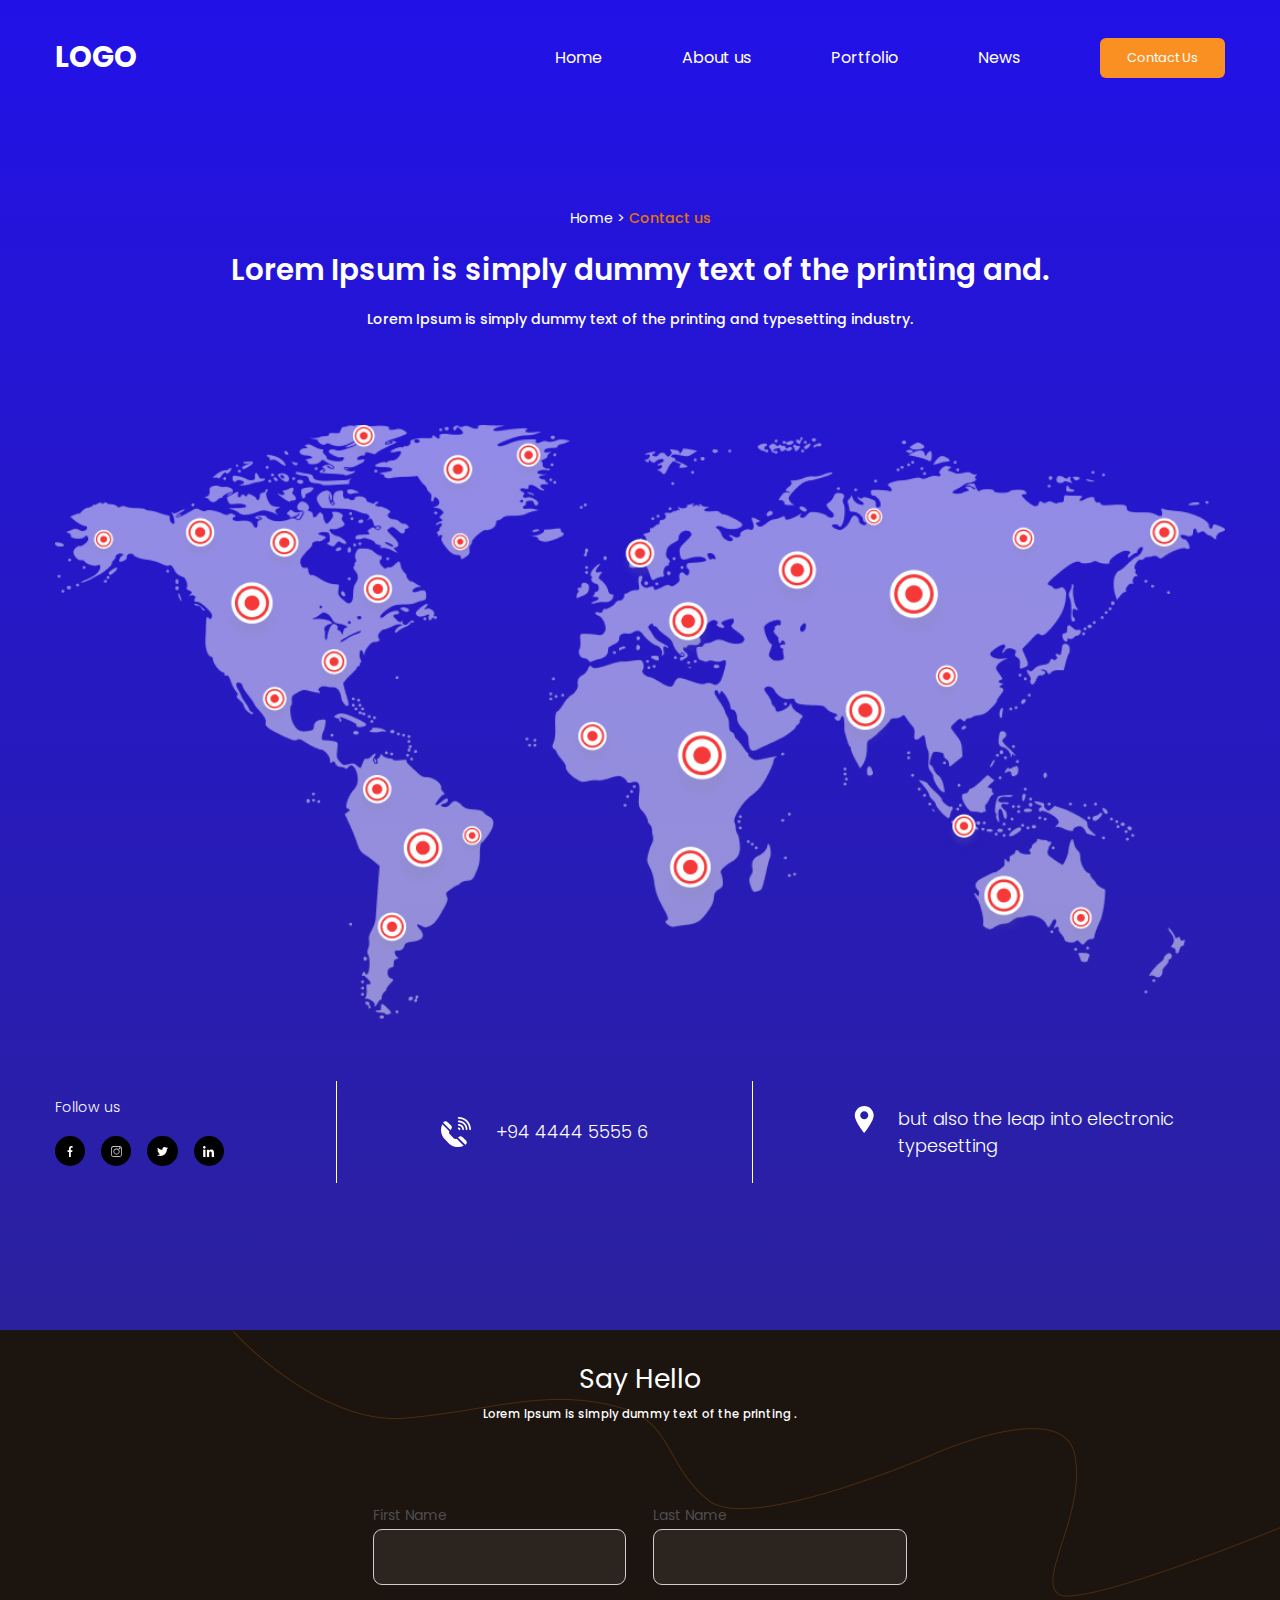
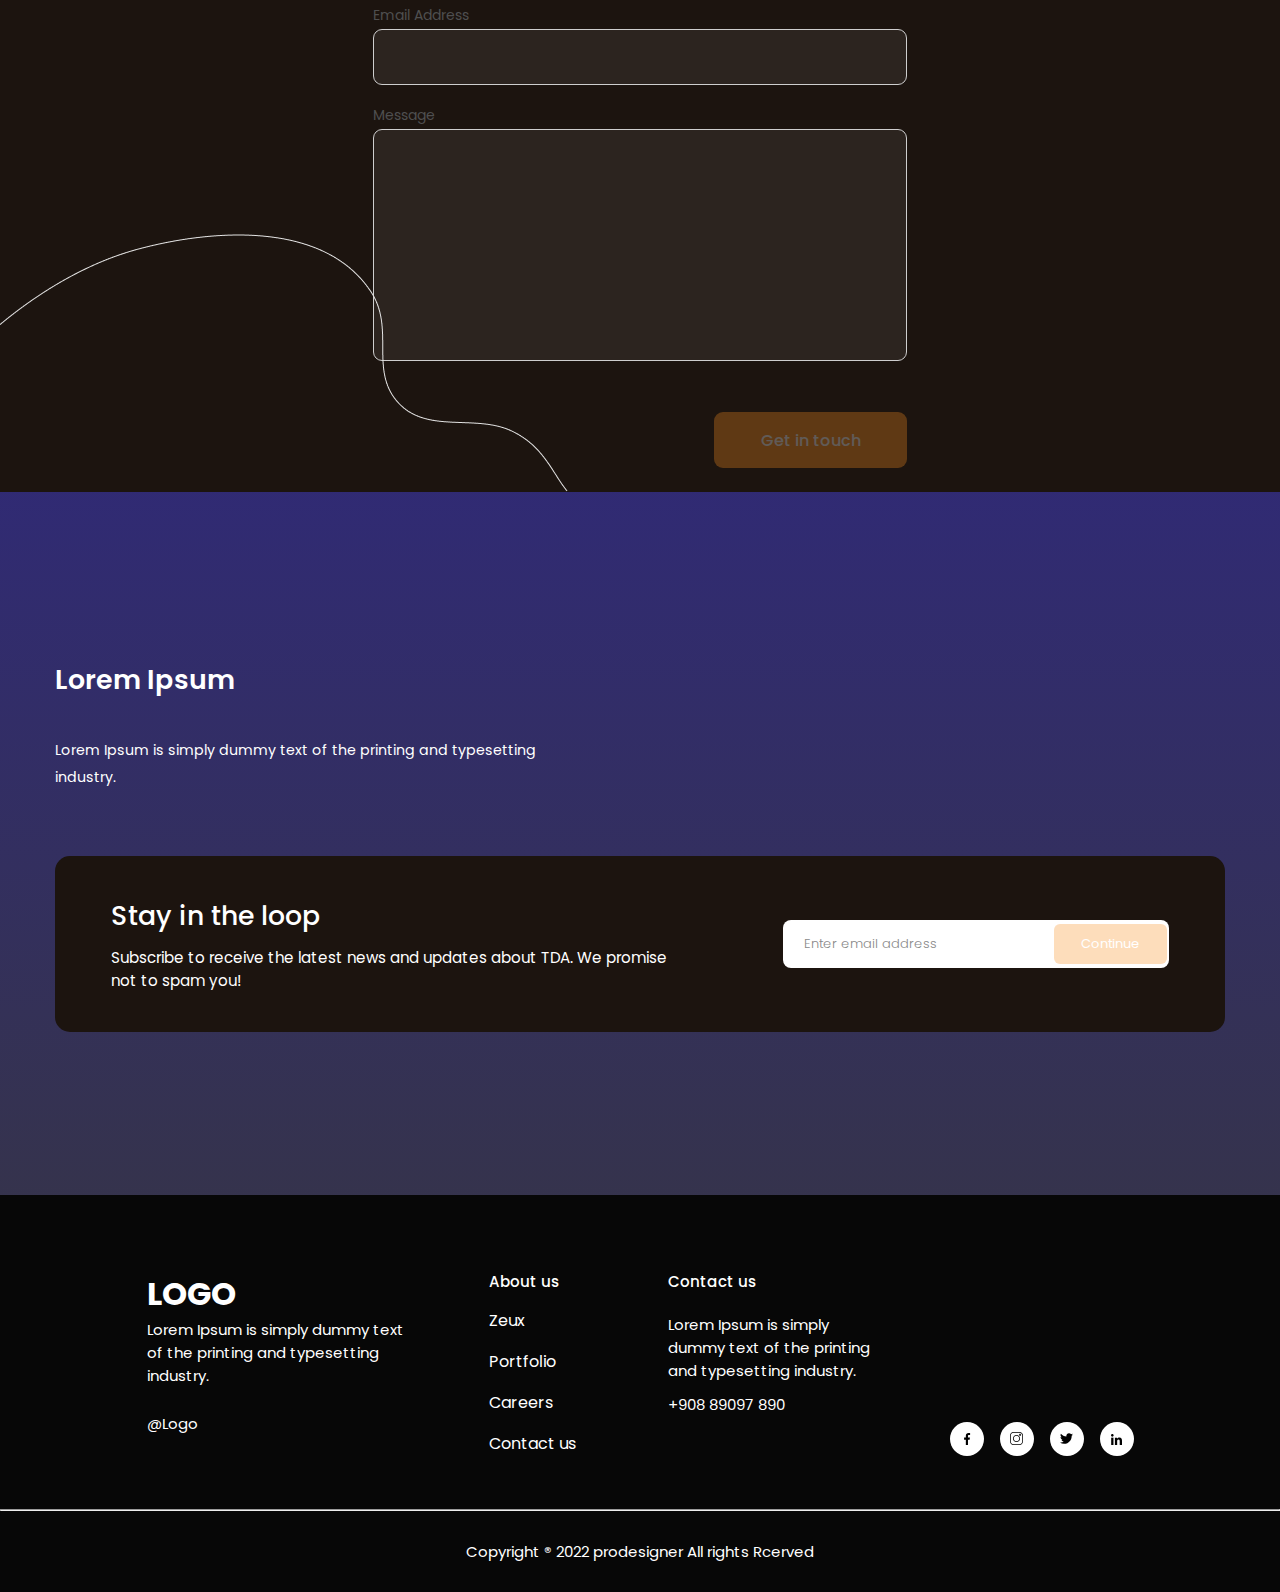
<file: pages/contact.html>
<!DOCTYPE html>
<html lang="en">
<head>
    <meta charset="UTF-8">
    <meta name="viewport" content="width=device-width, initial-scale=1.0">
    <link rel="stylesheet" href="../styles/main.css">
    <link rel="preconnect" href="https://fonts.googleapis.com">
    <link rel="preconnect" href="https://fonts.gstatic.com" crossorigin>
    <link href="https://fonts.googleapis.com/css2?family=Poppins:ital,wght@0,100;0,200;0,300;0,400;0,500;0,600;0,700;0,800;0,900;1,100;1,200;1,300;1,400;1,500;1,600;1,700;1,800;1,900&display=swap" rel="stylesheet">
    <link href="https://fonts.googleapis.com/css2?family=Rubik:ital,wght@0,300..900;1,300..900&display=swap" rel="stylesheet">
    <title>📱 Contact-us</title>
</head>
<body id="contact">
    <div id="app" class="content-grid full-width contact-us">
        <header class="navbar">
            <a href="./home.html" class="logo">LOGO</a>
            <div class="navbar-itens">
                <ul>
                    <li><a href="./home.html">Home</a></li>
                    <li><a href="./error.html">About us</a></li>
                    <li><a href="./error.html">Portfolio</a></li>
                    <li><a href="./error.html">News</a></li>
                </ul>
                <button class="squared-button" type="button" onclick="goToContact()">Contact Us</button>
            </div>
        </header>
        <main class="full-width content-grid">
            <section class="first-section full-width content-grid flex-column">
                <div class="section-content flex-column main-area">
                    <div class="section-header flex-column">
                        <p>Home > <span style="color: #E47500;">Contact us</span></p>
                        <h2>Lorem Ipsum is simply dummy text of the printing and.</h2>
                        <span>Lorem Ipsum is simply dummy text of the printing and typesetting industry.</span>
                    </div>
                    <img src="../assets/images/HugeGlobal.png" alt="Huge Global Map">
                    <div class="section-information flex-row">
                        <div class="follow-us flex-column">
                            <p>Follow us</p>
                            <ul class="social-media flex-row">
                                <li class="social-media-icon-black center-itens">
                                    <a href="//facebook.com"><img src="../assets/icons/social-media/facebook.svg" alt="facebook logo"></a>
                                </li>
                                <li class="social-media-icon-black center-itens">
                                    <a href="//instagram.com"><img src="../assets/icons/social-media/instagram.svg" alt="instagram logo"></a>
                                </li>
                                <li class="social-media-icon-black center-itens">
                                    <a href="//twitter.com"><img src="../assets/icons/social-media/twitter.svg" alt="twitter logo"></a>
                                </li>
                                   <li class="social-media-icon-black center-itens">
                                    <a href="//linkedin.com"><img src="../assets/icons/social-media/linkedin.svg" alt="linkedin logo"></a>
                                </li>
                            </ul>
                        </div>
                        <div class="vertical-rule"></div>
                        <div class="telephone flex-row">
                            <img src="../assets/icons/phone.svg" alt="">
                            <p>+94 4444 5555 6</p>
                        </div>
                        <div class="vertical-rule"></div>
                        <div class="location flex-row">
                            <img src="../assets/icons/gps.svg" alt="">
                            <p>
                                but also the leap into electronic 
                                typesetting
                            </p> 
                        </div>
                    </div>
                </div>
            </section>
            <section class="second-section full-width content-grid flex-column">
                <div class="section-content center-itens main-area flex-column">
                    <div class="section-header">
                        <h2>Say Hello</h2>
                        <p>Lorem Ipsum is simply dummy text of the printing .</p>
                    </div>
                    <form id="page-form" class="center-itens flex-column">
                        <div id="name-inputs" class="flex-row">
                            <div class="flex-column">
                                <label>First Name</label>
                                <input type="text" id="first-name" name="first-name" class="input">
                            </div>
                            <div class="flex-column">
                                <label>Last Name</label>
                                <input type="text" id="last-name" name="last-name" class="input">
                            </div>
                        </div>
                        <div class="flex-column">
                            <label for="email">Email Address</label>
                            <input type="email" id="email" name="email" class="input">
                        </div>
                        <div class="flex-column">
                            <label for="message">Message</label>
                            <textarea name="message" id="message" minlength="10"></textarea>
                        </div>
                        <button id="form-button" class="form-button" type="button" onclick="submitForm()" disabled>Get in touch</button>
                    </form>
                </div>
                <img id="line-bottom" src="../assets/images/line-bottom.png" alt="style line">
                <img id="line-upper" src="../assets/images/line-upper.png" alt="style line">
            </section>
            <section class="third-section full-width content-grid">
                <div class="section-content flex-column main-area">
                    <div class="section-header flex-column">
                        <h2>Lorem Ipsum</h2>
                        <span>
                         Lorem Ipsum is simply dummy text of the printing and
                            typesetting industry.
                        </span>
                    </div>
                    <div class="section-newsletter flex-row">
                        <div class="newsletter-description flex-column">
                            <h2>Stay in the loop</h2>
                            <span>
                                Subscribe to receive the latest news and updates
                                about TDA. We promise not to spam you!
                            </span>
                        </div>
                        <div class="newsletter-form flex-row">
                            <input type="email" name="email" class="input" id="newsletter-email" placeholder="Enter email address">
                            <button id="newsletter-button" class="squared-button" type="button" onclick="submitNewsletter()" disabled>Continue</button>
                        </div>
                    </div>
                </div>
            </section>
        </main>
        <footer class="content-grid full-width">
            <div class="footer-upper-content main-area flex-row">                
                <div class="footer-description flex-column">
                    <div class="description-header flex-column">
                        <h1>LOGO</h1>
                        <span>
                            Lorem Ipsum is simply dummy text of the printing 
                            and typesetting industry. 
                        </span>
                    </div>
                    <p>@Logo</p>
                </div>
                <div class="footer-about flex-column">
                    <h3>About us</h3>
                    <ul class="about-list flex-column">
                        <li><a href="./error.html">Zeux</a></li>
                        <li><a href="./error.html">Portfolio</a></li>
                        <li><a href="./error.html">Careers</a></li>
                        <li><a href="./contact.html">Contact us</a></li>
                    </ul>
                </div>
                <div class="footer-contact flex-column">
                    <h3>Contact us</h3>
                    <div class="contact-content flex-column">
                        <span>
                            Lorem Ipsum is simply dummy text of the printing 
                            and typesetting industry. 
                        </span>
                        <p>+908 89097 890</p>
                    </div>
                </div>
                <ul class="footer-social flex-row">
                    <li class="list-item center-itens">
                        <a href="//facebook.com"><img src="../assets/icons/social-media/facebook-black.svg" alt=""></a>
                    </li>
                    <li class="list-item center-itens">
                        <a href="//instagram.com"><img src="../assets/icons/social-media/instagram-black.svg" alt=""></a>
                    </li>
                    <li class="list-item center-itens">
                        <a href="//twitter.com"><img src="../assets/icons/social-media/twitter-black.svg" alt=""></a>
                    </li>
                       <li class="list-item center-itens">
                        <a href="//linkedin.com"><img src="../assets/icons/social-media/linkedin-black.svg" alt=""></a>
                    </li>
                </ul>
            </div>
            <div class="footer-lower-content flex-column center-itens full-width">
                <hr>        
                <p class="copyright">Copyright ® 2022 prodesigner All rights Rcerved</p>   
            </div>
        </footer>
    </div>
    <script src="../scripts/newsletter-validation.js"></script>
    <script src="../scripts/newsletter-submit.js"></script>
    <script src="../scripts/form-validation.js"></script>
    <script src="../scripts/form-submit.js"></script>
    <script src="../scripts/buttons.js"></script>
</body>
</html>
</file>
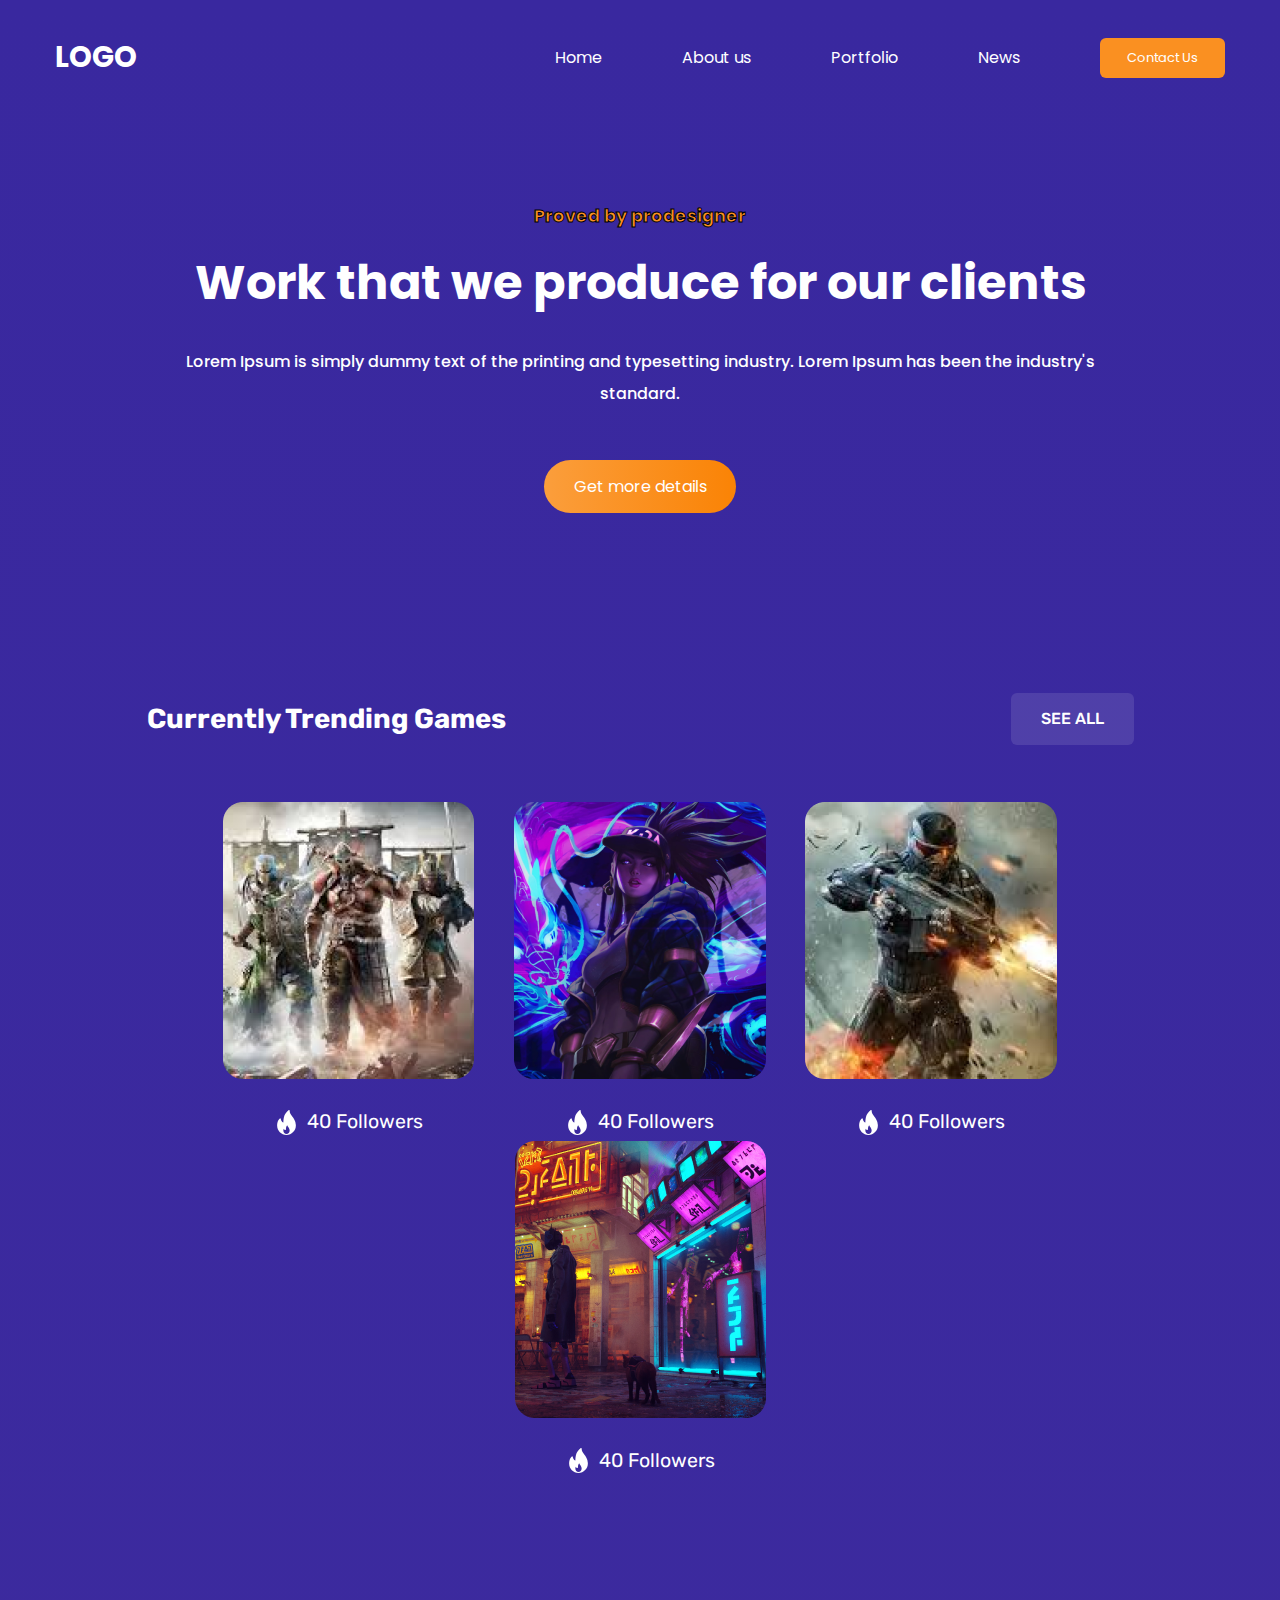
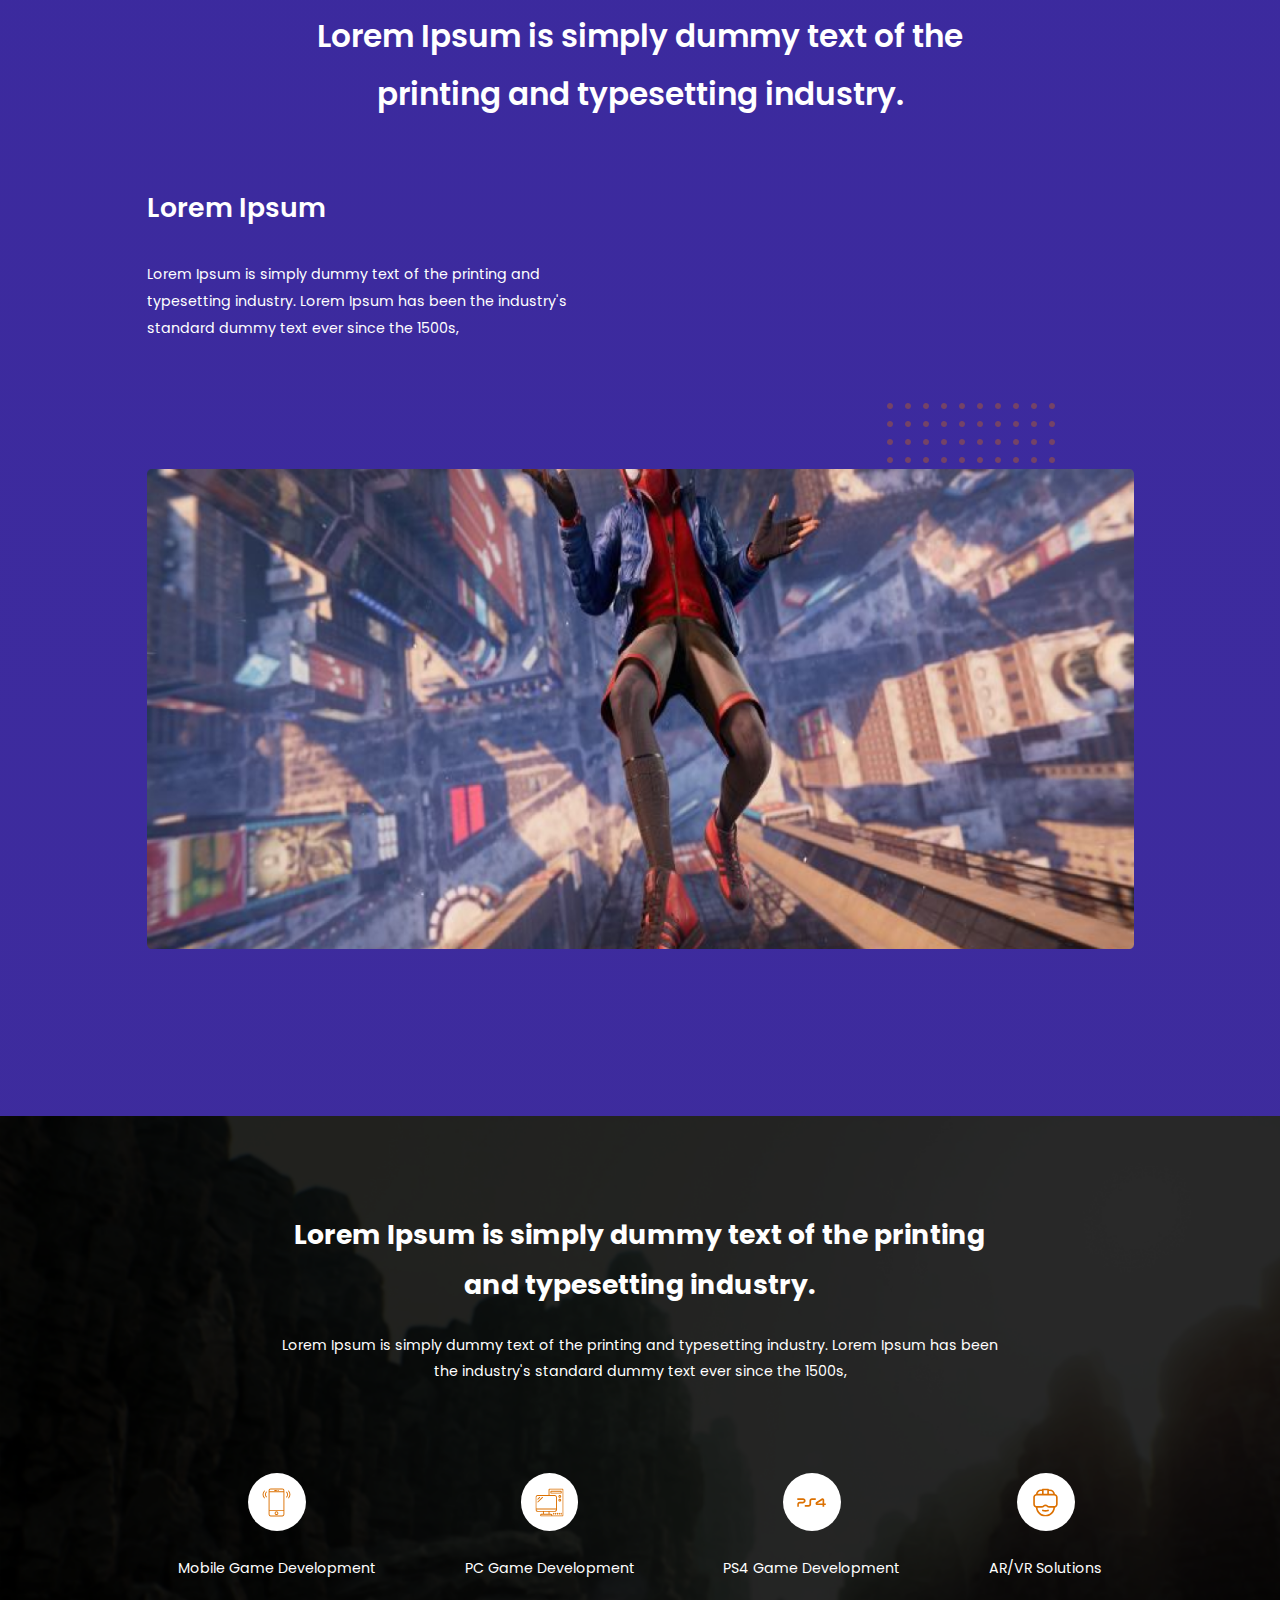
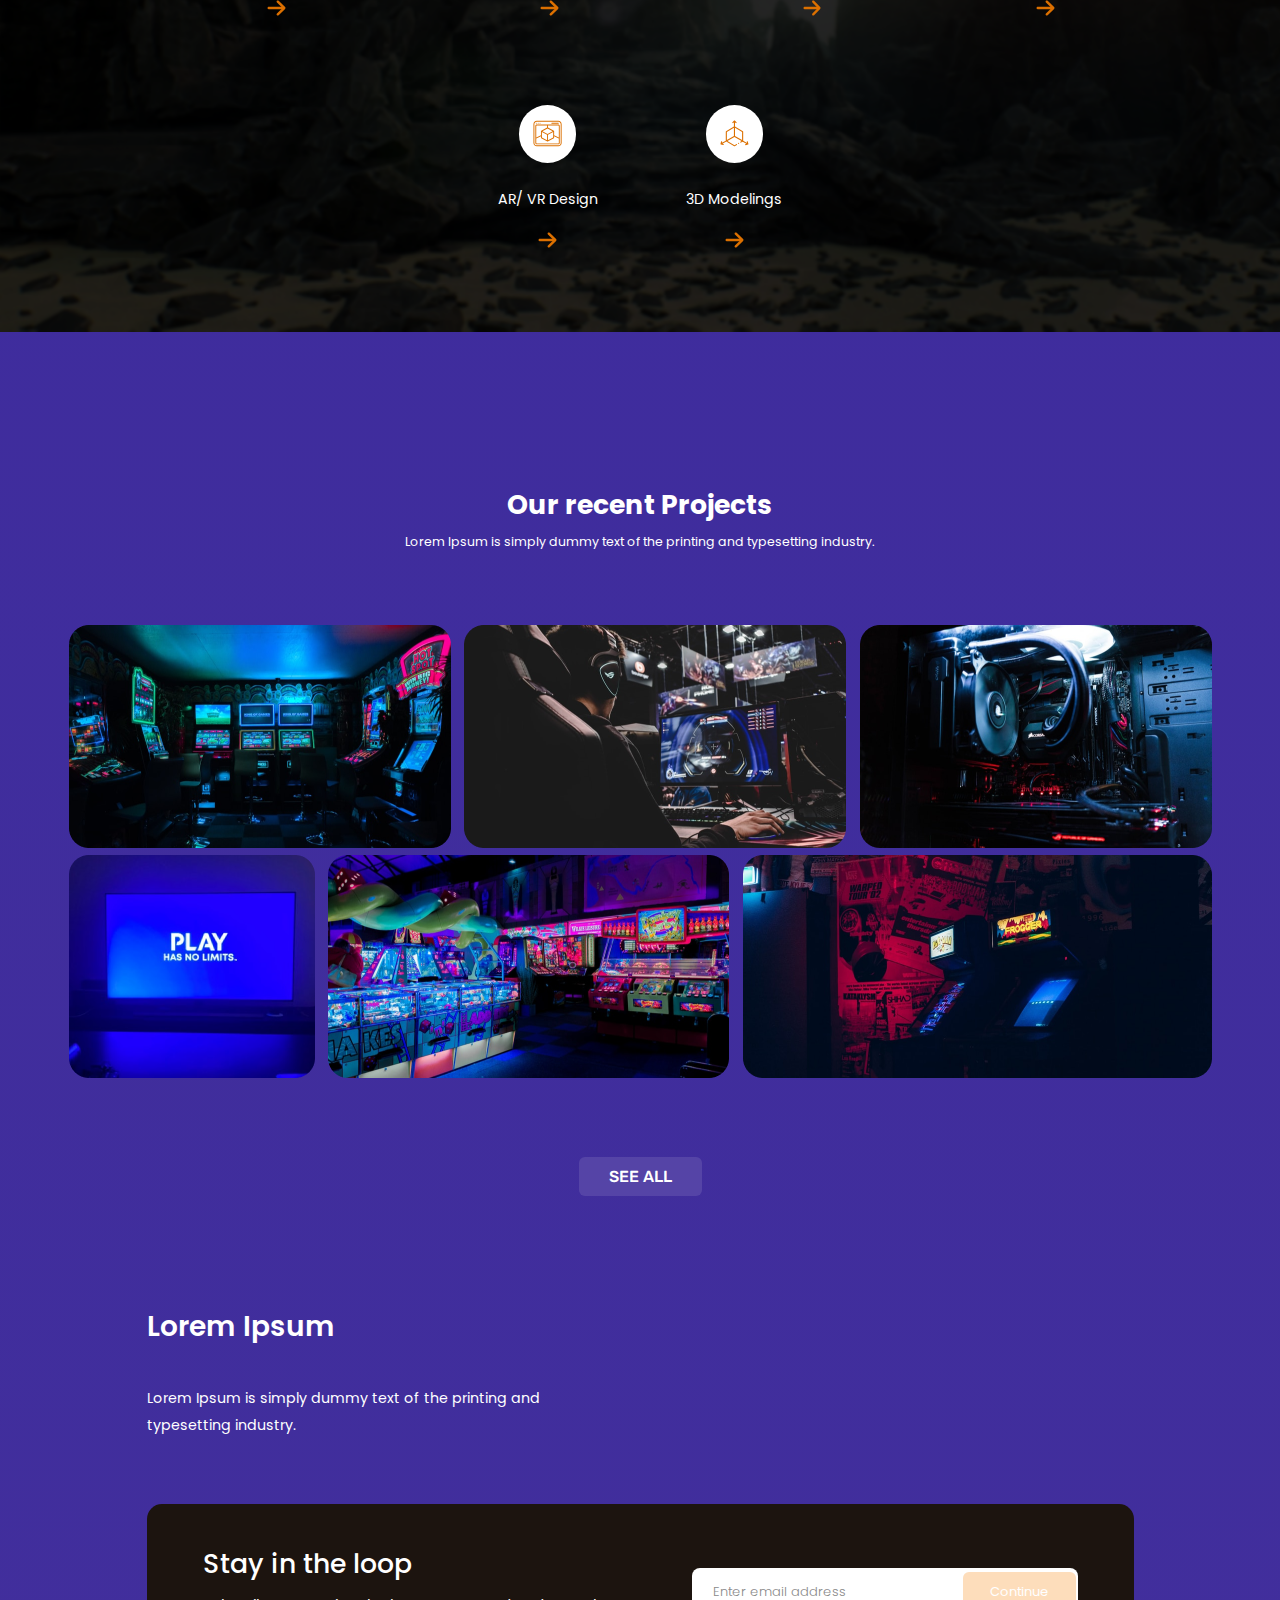
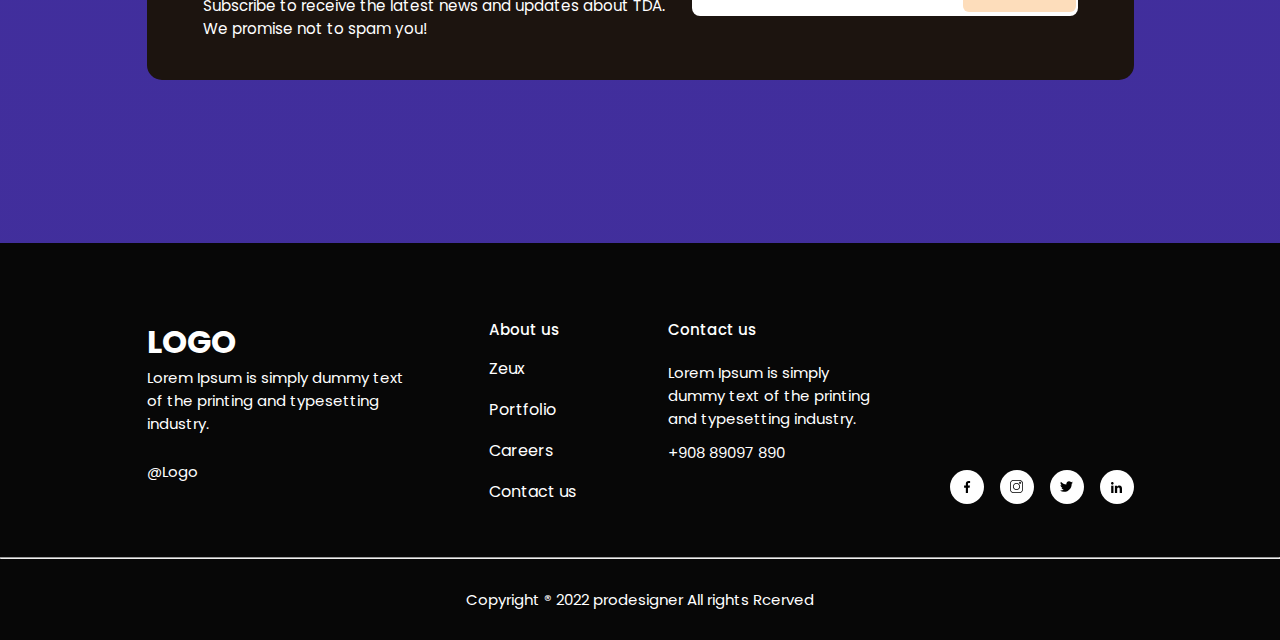
<file: pages/home.html>
<!DOCTYPE html>
<html lang="en">
<head>
    <meta charset="UTF-8">
    <meta name="viewport" content="width=device-width, initial-scale=1.0">
    <title>🎮 Gamer Hub</title>
    <link rel="stylesheet" href="../styles/main.css">
    <link rel="preconnect" href="https://fonts.googleapis.com">
    <link rel="preconnect" href="https://fonts.gstatic.com" crossorigin>
    <link href="https://fonts.googleapis.com/css2?family=Poppins:ital,wght@0,100;0,200;0,300;0,400;0,500;0,600;0,700;0,800;0,900;1,100;1,200;1,300;1,400;1,500;1,600;1,700;1,800;1,900&display=swap" rel="stylesheet">
    <link href="https://fonts.googleapis.com/css2?family=Rubik:ital,wght@0,300..900;1,300..900&display=swap" rel="stylesheet">
</head>
<body id="home">
    <div id="app" class="content-grid home">
        <header class="navbar">
            <a href="./home.html" class="logo">LOGO</a>
            <div class="navbar-itens">
                <ul>
                    <li><a href="./home.html">Home</a></li>
                    <li><a href="./error.html">About us</a></li>
                    <li><a href="./error.html">Portfolio</a></li>
                    <li><a href="./error.html">News</a></li>
                </ul>
                <button class="squared-button" type="button" onclick="goToContact()">Contact Us</button>
            </div>
        </header>
        <main class="full-width content-grid">  
            <section class="first-section full-width content-grid">
                <img class="absolute" src="../assets/images/joyStick.png" alt="joyStick">
                <div class="section-content main-area flex-column">
                    <div class="section-text flex-column">
                        <div class="section-title flex-column">
                            <h3>Proved by prodesigner</h3>
                            <h2>Work that we produce for our clients</h2>
                        </div>
                        <span>
                            Lorem Ipsum is simply dummy text of the printing and 
                            typesetting industry. Lorem Ipsum has been 
                            the industry's standard.
                        </span>
                    </div>
                    <button class="rounded-button" type="button" onclick="goToError()">Get more details</button>
                </div>
            </section>
            <section class="second-section full-width content-grid">
                <div class="section-center main-area flex-column">
                    <div class="justify-between flex-row">
                        <h2 id="currently-tg-title">Currently Trending Games</h2>
                        <button class="blue-button" type="button" onclick="goToError()">see all</button>
                    </div>
                    <ul class="section-list flex-row">
                        <li class="list-item flex-column">
                            <img src="../assets/images/Vikings.png" alt="Vikings image">
                            <div class="flex-row list-information">
                                <img src="../assets/icons/flames.svg" alt="Flame Icon">
                                <p>40 Followers</p>
                            </div>
                        </li>
                        <li class="list-item flex-column">
                            <img src="../assets/images/KDA.png" alt="Akali KDA">
                            <div class="flex-row list-information">
                                <img src="../assets/icons/flames.svg" alt="Flame Icon">
                                <p>40 Followers</p>
                            </div>
                        </li>
                        <li class="list-item flex-column">
                            <img src="../assets/images/Shooter.png" alt="Shooter game image">
                            <div class="flex-row list-information">
                                <img src="../assets/icons/flames.svg" alt="Flame Icon">
                                <p>40 Followers</p>
                            </div>
                        </li>
                        <li class="list-item flex-column">
                            <img src="../assets/images/Neon.png" alt="Japanesse Neon Cenario">
                            <div class="flex-row list-information">
                                <img src="../assets/icons/flames.svg" alt="Flame Icon">
                                <p>40 Followers</p>
                            </div>
                        </li>
                    </ul>
                </div>
            </section> 
            <section class="third-section full-width content-grid">
                <div class="section-content main-area flex-column">
                    <h2>
                        Lorem Ipsum is simply dummy text of the printing and
                        typesetting industry.
                    </h2>
                    <div class="section-description flex-column">
                        <h3>Lorem Ipsum</h3>
                        <p>
                            Lorem Ipsum is simply dummy text of the printing and typesetting industry. 
                            Lorem Ipsum has been the industry's standard dummy text ever since the 1500s,
                        </p>
                    </div>
                    <div class="absolute-image">
                        <div class="section-image">
                            <img id="spider-man" src="../assets/images/Spider-man.png" alt="">
                            <img id="memphis-image" src="../assets/images/memphis.png" alt="">
                        </div>
                    </div>
                </div>
            </section>
            <section class="forth-section full-width content-grid">
                <div class="section-content main-area flex-column">
                    <div class="flex-column section-text">
                        <h2>Lorem Ipsum is simply dummy text of the printing and typesetting industry.</h2>
                        <span>
                            Lorem Ipsum is simply dummy text of the printing and typesetting industry. 
                            Lorem Ipsum has been the industry's standard dummy text ever since the 1500s,
                        </span>
                    </div>
                    <div class="flex-row center-itens section-content"> 
                        <div class="flex-column center-itens list-item">
                            <div class="flex-row center-itens white-icon">
                                <img src="../assets/icons/ring-phone.svg" alt="">
                            </div>
                            <div class="flex-column item-description">
                                <p>Mobile Game Development</p>
                                <img src="../assets/icons/return.svg" alt="">
                            </div>
                        </div>
                        <div class="flex-column list-item">
                            <div class="flex-row center-itens white-icon">
                                <img src="../assets/icons/pc-build.svg" alt="">
                            </div>
                            <div class="flex-column item-description">
                                <p>PC Game Development</p>
                                <img src="../assets/icons/return.svg" alt="">
                            </div>
                        </div>
                        <div class="flex-column list-item">
                            <div class="flex-row center-itens white-icon">
                                <img src="../assets/icons/ps4.svg" alt="">
                            </div>
                            <div class="flex-column item-description">
                                <p>PS4 Game Development</p>
                                <img src="../assets/icons/return.svg" alt="">
                            </div>
                        </div>
                        <div class="flex-column list-item">
                            <div class="flex-row center-itens white-icon">
                                <img src="../assets/icons/vr-glasses.svg" alt="">
                            </div>
                            <div class="flex-column item-description">
                                <p>AR/VR Solutions</p>
                                <img src="../assets/icons/return.svg" alt="">
                            </div>
                        </div>
                        <div class="flex-column list-item">
                            <div class="flex-row center-itens white-icon">
                                <img src="../assets/icons/cube.svg" alt="">
                            </div>
                            <div class="flex-column item-description">
                                <p>AR/ VR Design</p>
                                <img src="../assets/icons/return.svg" alt="">
                            </div>
                        </div>
                        <div class="flex-column list-item">
                            <div class="flex-row center-itens white-icon">
                                <img src="../assets/icons/3d-modeling.svg" alt="">
                            </div>
                            <div class="flex-column item-description">
                                <p>3D Modelings</p>
                                <img src="../assets/icons/return.svg" alt="">
                            </div>
                        </div>
                    </div>
                </div>
            </section>
            <section class="fifth-section full-width content-grid">
                <div class="section-center center-itens main-area flex-column">
                    <div class="section-header flex-column">
                        <h2>Our recent Projects</h2>
                        <span>
                            Lorem Ipsum is simply dummy text of the printing
                            and typesetting industry.
                        </span>
                    </div>
                    <div class="section-content flex-row">
                        <ul class="wrapper flex-row">
                            <li><img src="../assets/images/fliperama.png" alt="Fliperama store"></li>
                            <li><img src="../assets/images/gaming.png" alt="Person gaming"></li>
                            <li><img src="../assets/images/pcbuild.png" alt="Inside a pc build"></li>
                            <li><img src="../assets/images/playhasnolimits.png" alt="Play Has no Limits"></li>
                            <li><img src="../assets/images/fliperama2.png" alt="Fliperama store"></li>
                            <li><img src="../assets/images/fliperama3.png" alt="Fliperama store"></li>
                        </ul>
                    </div>
                    <button class="blue-button" type="button" onclick="goToError()">see all</button>
                </div>
            </section>
            <section class="sixth-section full-width content-grid">
                <div class="section-content flex-column main-area">
                    <div class="section-header flex-column">
                        <h2>Lorem Ipsum</h2>
                        <span>
                            Lorem Ipsum is simply dummy text of the printing and
                            typesetting industry.
                        </span>
                    </div>
                    <div class="section-newsletter flex-row">
                        <div class="newsletter-description flex-column">
                            <h2>Stay in the loop</h2>
                            <span>
                                Subscribe to receive the latest news and updates
                                about TDA. We promise not to spam you!
                            </span>
                        </div>
                        <div class="newsletter-form flex-row">
                            <input type="email" name="email" class="input" id="newsletter-email" placeholder="Enter email address">
                            <button id="newsletter-button" class="squared-button" type="button" onclick="submitNewsletter()" disabled>Continue</button>
                        </div>
                    </div>
                </div>
            </section>
        </main>
        <footer class="content-grid full-width">
            <div class="footer-upper-content main-area flex-row">                
                <div class="footer-description flex-column">
                    <div class="description-header flex-column">
                        <h1>LOGO</h1>
                        <span>
                            Lorem Ipsum is simply dummy text of the printing 
                            and typesetting industry. 
                        </span>
                    </div>
                    <p>@Logo</p>
                </div>
                <div class="footer-about flex-column">
                    <h3>About us</h3>
                    <ul class="about-list flex-column">
                        <li><a href="./error.html">Zeux</a></li>
                        <li><a href="./error.html">Portfolio</a></li>
                        <li><a href="./error.html">Careers</a></li>
                        <li><a href="./contact.html">Contact us</a></li>
                    </ul>
                </div>
                <div class="footer-contact flex-column">
                    <h3>Contact us</h3>
                    <div class="contact-content flex-column">
                        <span>
                            Lorem Ipsum is simply dummy text of the printing 
                            and typesetting industry. 
                        </span>
                        <p>+908 89097 890</p>
                    </div>
                </div>
                <ul class="footer-social flex-row">
                    <li class="list-item center-itens">
                        <a href="//facebook.com"><img src="../assets/icons/social-media/facebook-black.svg" alt=""></a>
                    </li>
                    <li class="list-item center-itens">
                        <a href="//instagram.com"><img src="../assets/icons/social-media/instagram-black.svg" alt=""></a>
                    </li>
                    <li class="list-item center-itens">
                        <a href="//twitter.com"><img src="../assets/icons/social-media/twitter-black.svg" alt=""></a>
                    </li>
                       <li class="list-item center-itens">
                        <a href="//linkedin.com"><img src="../assets/icons/social-media/linkedin-black.svg" alt=""></a>
                    </li>
                </ul>
            </div>
            <div class="footer-lower-content flex-column center-itens full-width">
                <hr>        
                <p class="copyright">Copyright ® 2022 prodesigner All rights Rcerved</p>   
            </div>
        </footer>
    </div>
    <script src="../scripts/newsletter-validation.js"></script>
    <script src="../scripts/newsletter-submit.js"></script>
    <script src="../scripts/buttons.js"></script>
</body>
</html>
</file>
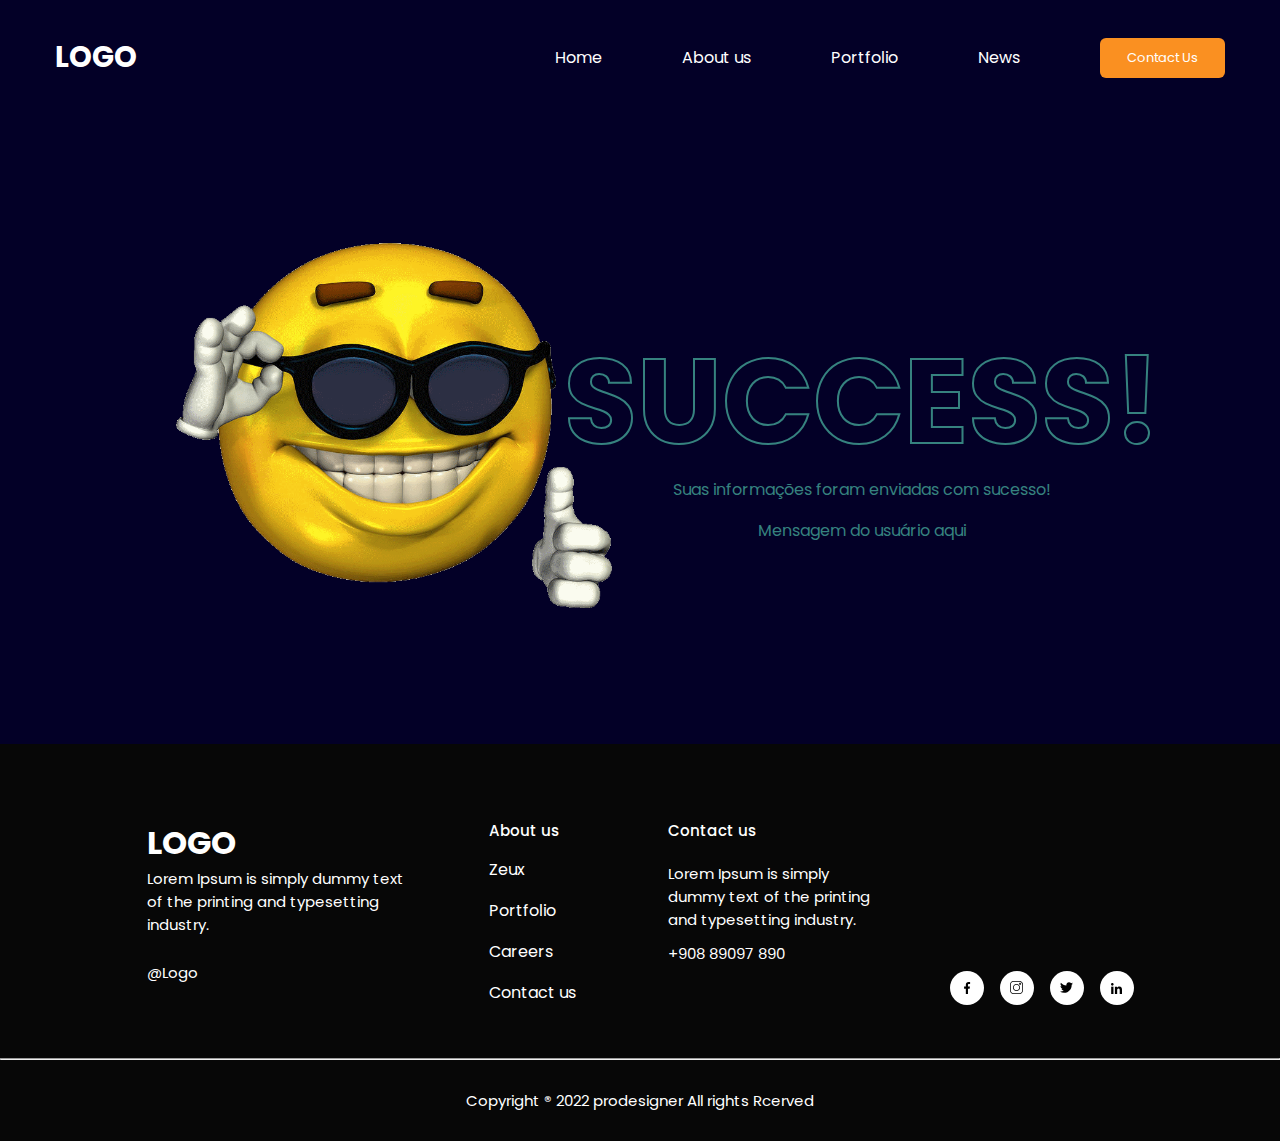
<file: pages/success.html>
<!DOCTYPE html>
<html lang="en">
<head>
    <meta charset="UTF-8">
    <meta name="viewport" content="width=device-width, initial-scale=1.0">
    <link rel="stylesheet" href="../styles/main.css">
    <link rel="preconnect" href="https://fonts.googleapis.com">
    <link rel="preconnect" href="https://fonts.gstatic.com" crossorigin>
    <link href="https://fonts.googleapis.com/css2?family=Poppins:ital,wght@0,100;0,200;0,300;0,400;0,500;0,600;0,700;0,800;0,900;1,100;1,200;1,300;1,400;1,500;1,600;1,700;1,800;1,900&display=swap" rel="stylesheet">
    <link href="https://fonts.googleapis.com/css2?family=Rubik:ital,wght@0,300..900;1,300..900&display=swap" rel="stylesheet">
    <title>✅ Sucesso!</title>
</head>
<body id="success">
    <div id="app" class="content-grid full-width contact-us">
        <header class="navbar">
            <a href="./home.html" class="logo">LOGO</a>
            <div class="navbar-itens">
                <ul>
                    <li><a href="./home.html">Home</a></li>
                    <li><a href="./error.html">About us</a></li>
                    <li><a href="./error.html">Portfolio</a></li>
                    <li><a href="./error.html">News</a></li>
                </ul>
                <button class="squared-button" type="button" onclick="goToContact()">Contact Us</button>
            </div>
        </header>
        <main class="full-width content-grid">
            <div class="main-area flex-row center-itens">
                <img src="../assets/images/SUCESSO.png" alt="sad emoji face">
                <div class="user-information flex-column center-itens">
                    <h1>SUCCESS!</h1>
                    <span id="user-informations">
                        Suas informações foram enviadas com
                        sucesso!
                    </span>
                    <span id="user-message">
                        Mensagem do usuário aqui
                    </span>
                </div>
            </div>
        </main>
        <footer class="content-grid full-width">
            <div class="footer-upper-content main-area flex-row">                
                <div class="footer-description flex-column">
                    <div class="description-header flex-column">
                        <h1>LOGO</h1>
                        <span>
                            Lorem Ipsum is simply dummy text of the printing 
                            and typesetting industry. 
                        </span>
                    </div>
                    <p>@Logo</p>
                </div>
                <div class="footer-about flex-column">
                    <h3>About us</h3>
                    <ul class="about-list flex-column">
                        <li><a href="./error.html">Zeux</a></li>
                        <li><a href="./error.html">Portfolio</a></li>
                        <li><a href="./error.html">Careers</a></li>
                        <li><a href="./contact.html">Contact us</a></li>
                    </ul>
                </div>
                <div class="footer-contact flex-column">
                    <h3>Contact us</h3>
                    <div class="contact-content flex-column">
                        <span>
                            Lorem Ipsum is simply dummy text of the printing 
                            and typesetting industry. 
                        </span>
                        <p>+908 89097 890</p>
                    </div>
                </div>
                <ul class="footer-social flex-row">
                    <li class="list-item center-itens">
                        <a href="//facebook.com"><img src="../assets/icons/social-media/facebook-black.svg" alt=""></a>
                    </li>
                    <li class="list-item center-itens">
                        <a href="//instagram.com"><img src="../assets/icons/social-media/instagram-black.svg" alt=""></a>
                    </li>
                    <li class="list-item center-itens">
                        <a href="//twitter.com"><img src="../assets/icons/social-media/twitter-black.svg" alt=""></a>
                    </li>
                       <li class="list-item center-itens">
                        <a href="//linkedin.com"><img src="../assets/icons/social-media/linkedin-black.svg" alt=""></a>
                    </li>
                </ul>
            </div>
            <div class="footer-lower-content flex-column center-itens full-width">
                <hr>        
                <p class="copyright">Copyright ® 2022 prodesigner All rights Rcerved</p>   
            </div>
        </footer>
    </div>
    <script src="../scripts/userInformations.js"></script>
    <script src="../scripts/buttons.js"></script>
</body>
</html>
</file>
<file: styles/main.css>
@import './utilities/colors.css';
@import './utilities/fonts.css';
@import './utilities/global.css';
@import './utilities/layout.css';
@import './utilities/grids.css';

@import './pages/home.css';
@import './pages/contact.css';
@import './pages/error.css';
@import './pages/success.css';

@import './components/navbar.css';
@import './components/button.css';
@import './components/carousel.css';
@import './components/newsletter.css';
@import './components/footer.css';
@import './components/social-media-icon.css';
@import './components/text-field.css';
@import './utilities/breakpoints.css';
</file>
